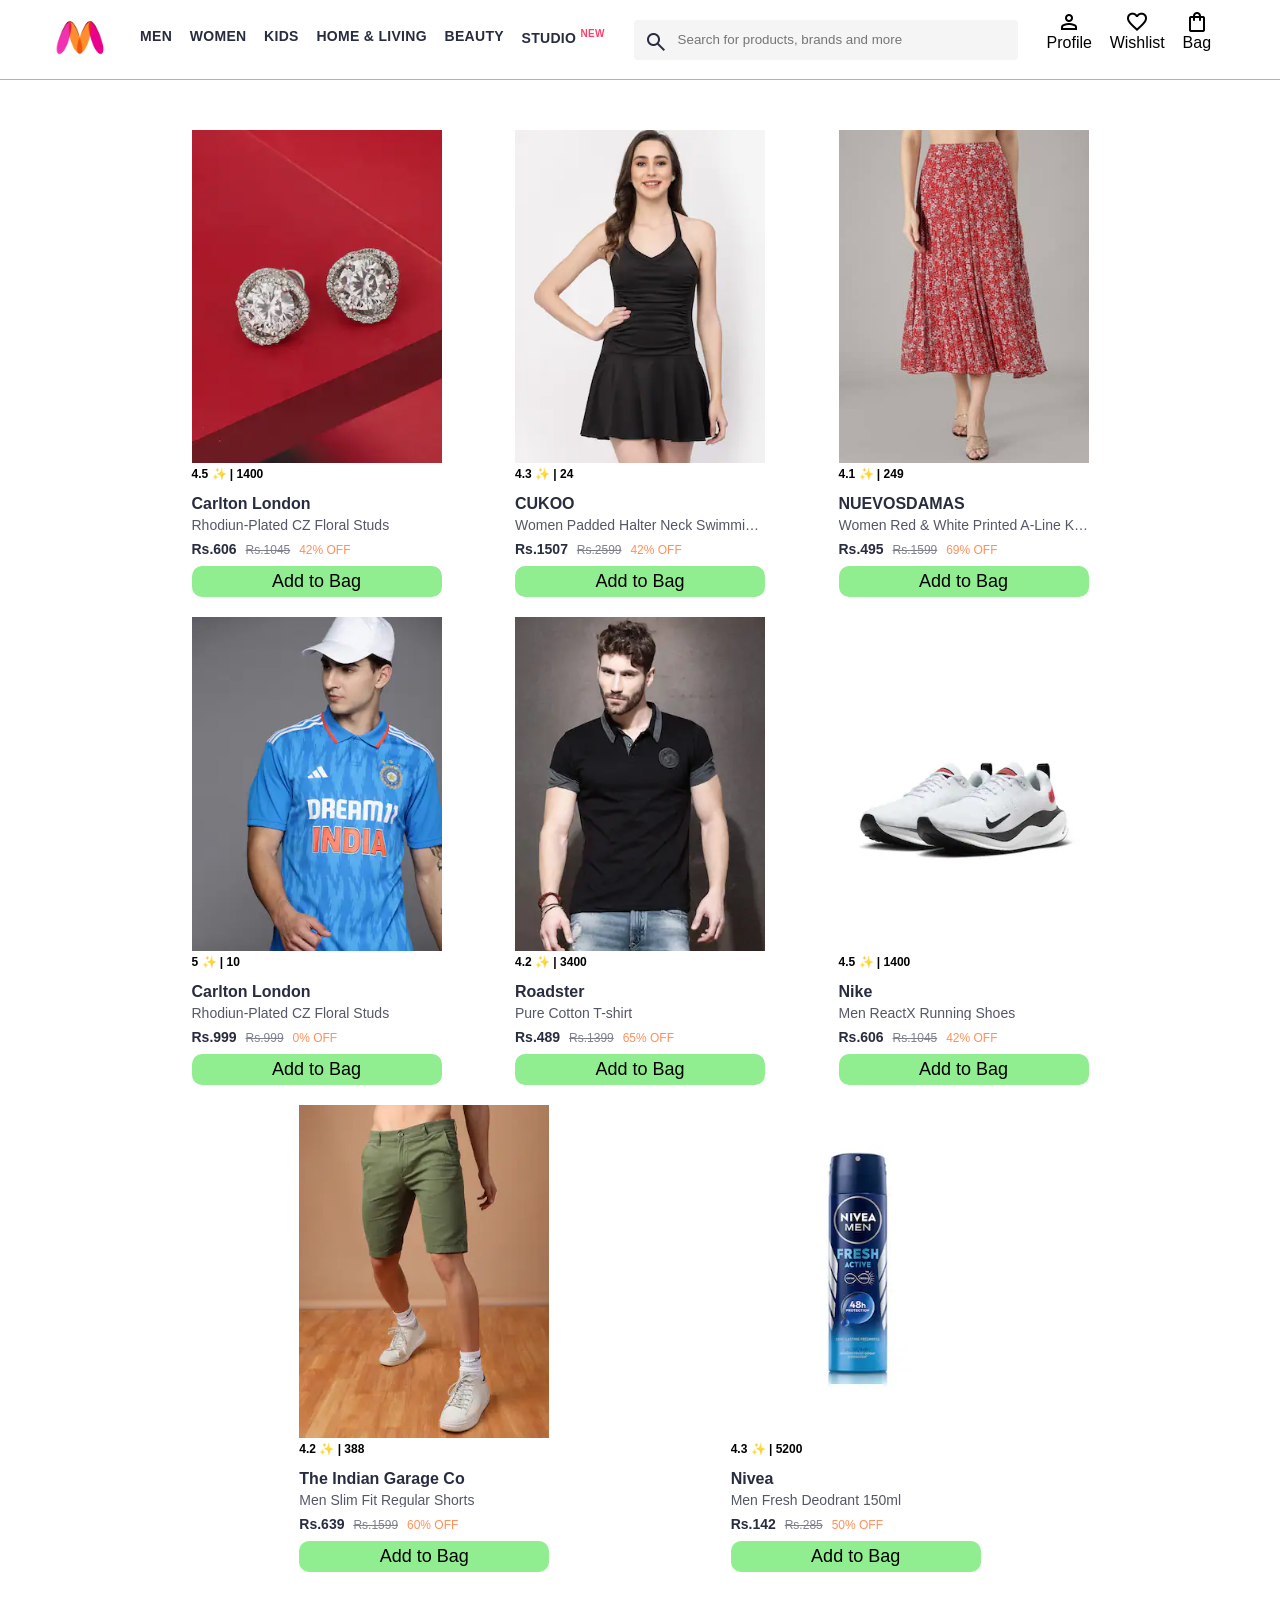
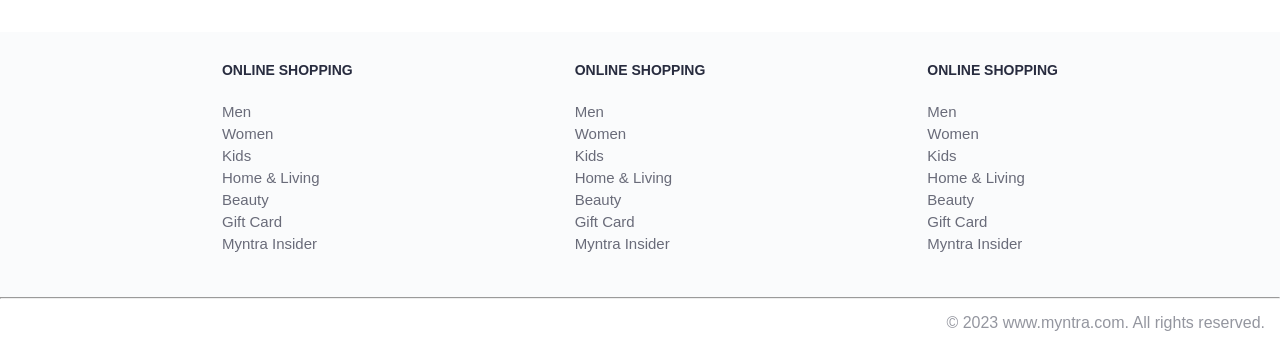
<file: index.html>
<!DOCTYPE html>
<html lang="en">
<head>
    <title>Myntra Functional Clone</title>
    <link rel="stylesheet" href="index.css">
    <link rel="stylesheet" href="https://fonts.googleapis.com/css2?family=Material+Symbols+Outlined:opsz,wght,FILL,GRAD@20..48,100..700,0..1,-50..200" />
</head>
<body>
    <header>
        <div class="logo_container">
            <a href="#"><img class="myntra_home" src="images/myntra_logo.webp" alt="Myntra Home"></a>
        </div>
        <nav class="nav_bar">
            <a href="#">Men</a>
            <a href="#">Women</a>
            <a href="#">Kids</a>
            <a href="#">Home & Living</a>
            <a href="#">Beauty</a>
            <a href="#">Studio <sup>New</sup></a>
        </nav>
        <div class="search_bar">
            <span class="material-symbols-outlined search_icon">search</span>
            <input class="search_input" placeholder="Search for products, brands and more">
        </div>
        <div class="action_bar">
            <a class="action_container" href="Demo/profile.html">
                <span class="material-symbols-outlined action_icon">person</span>
                <span class="action_name">Profile</span>
            </a>

            <div class="action_container">
                <span class="material-symbols-outlined action_icon">favorite</span>
                <span class="action_name">Wishlist</span>
            </div>

            <a class="action_container" href="BagPage Code/bag.html">
                <span class="material-symbols-outlined action_icon">shopping_bag</span>
                <span class="action_name">Bag</span>
                <spna class="bag_item_count">0</spna>
            </a>
        </div>
    </header>
    <main>
        <div class="items_container">
        </div>
    </main>
    <footer>
        <div class="footer_container">
            <div class="footer_column">
                <h3>ONLINE SHOPPING</h3>

                <a href="#">Men</a>
                <a href="#">Women</a>
                <a href="#">Kids</a>
                <a href="#">Home & Living</a>
                <a href="#">Beauty</a>
                <a href="#">Gift Card</a>
                <a href="#">Myntra Insider</a>
            </div>

            <div class="footer_column">
                <h3>ONLINE SHOPPING</h3>

                <a href="#">Men</a>
                <a href="#">Women</a>
                <a href="#">Kids</a>
                <a href="#">Home & Living</a>
                <a href="#">Beauty</a>
                <a href="#">Gift Card</a>
                <a href="#">Myntra Insider</a>
            </div>

            <div class="footer_column">
                <h3>ONLINE SHOPPING</h3>

                <a href="#">Men</a>
                <a href="#">Women</a>
                <a href="#">Kids</a>
                <a href="#">Home & Living</a>
                <a href="#">Beauty</a>
                <a href="#">Gift Card</a>
                <a href="#">Myntra Insider</a>
            </div>
        </div>
        <hr>

        <div class="copyright">
            © 2023 www.myntra.com. All rights reserved.
        </div>
    </footer>
    <script src="scripts/data.js"></script>
    <script src="scripts/index.js"></script>
    <script src="scripts/bag.js"></script>
</body>
</html>
</file>
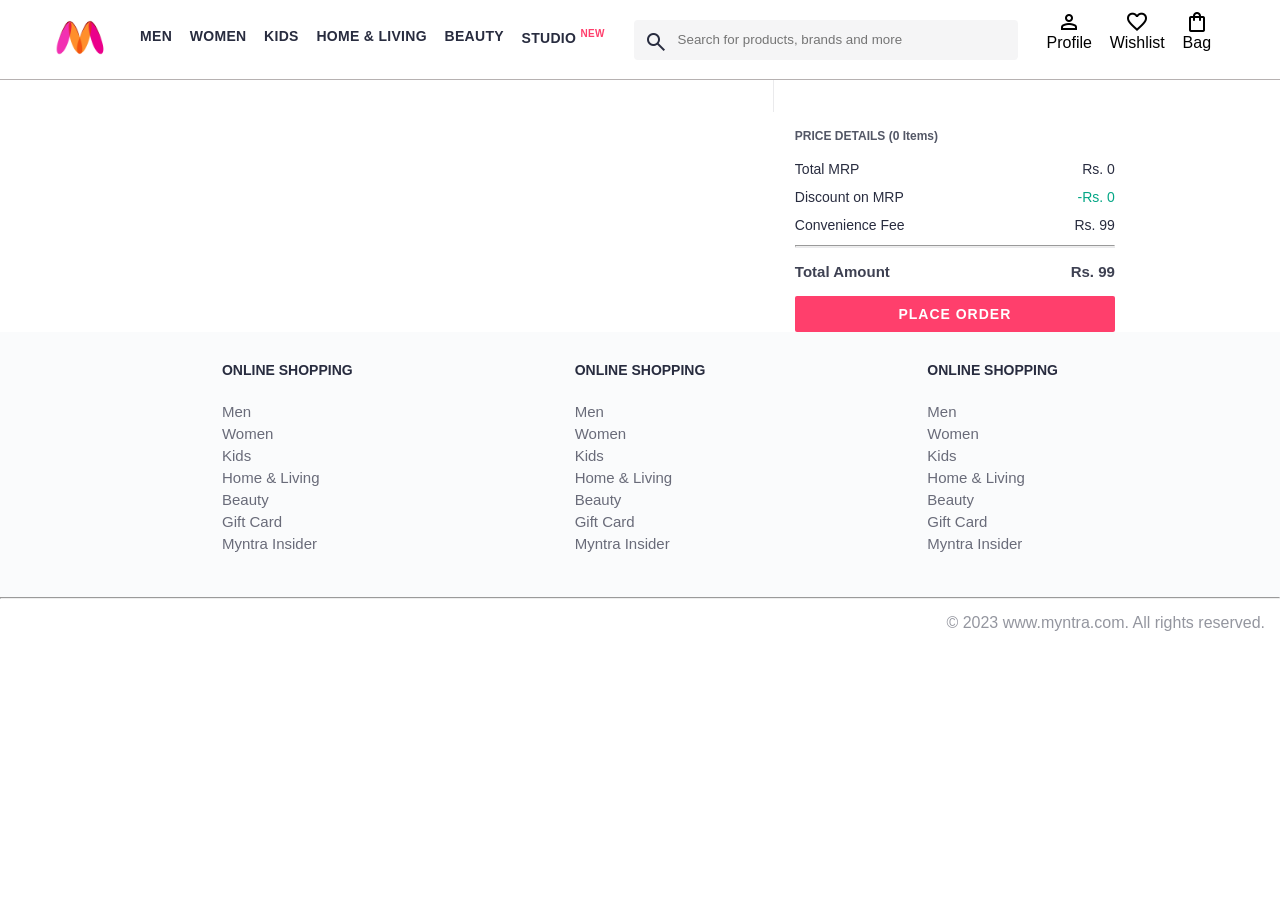
<file: BagPage Code/bag.html>
<!DOCTYPE html>
<html lang="en">
<head>
    <title>Myntra Clone</title>
    <link rel="stylesheet" href="../index.css">
    <link rel="stylesheet" href="bag.css">
    <link rel="stylesheet" href="https://fonts.googleapis.com/css2?family=Material+Symbols+Outlined:opsz,wght,FILL,GRAD@20..48,100..700,0..1,-50..200" />
</head>
<body>
    <header>
        <div class="logo_container">
            <a href="#"><img class="myntra_home" src="../images/myntra_logo.webp" alt="Myntra Home"></a>
        </div>
        <nav class="nav_bar">
            <a href="#">Men</a>
            <a href="#">Women</a>
            <a href="#">Kids</a>
            <a href="#">Home & Living</a>
            <a href="#">Beauty</a>
            <a href="#">Studio <sup>New</sup></a>
        </nav>
        <div class="search_bar">
            <span class="material-symbols-outlined search_icon">search</span>
            <input class="search_input" placeholder="Search for products, brands and more">
        </div>
        <div class="action_bar">
            <div class="action_container">
                <span class="material-symbols-outlined action_icon">person</span>
                <span class="action_name">Profile</span>
            </div>

            <div class="action_container">
                <span class="material-symbols-outlined action_icon">favorite</span>
                <span class="action_name">Wishlist</span>
            </div>

            <div class="action_container">
                <span class="material-symbols-outlined action_icon">shopping_bag</span>
                <span class="action_name">Bag</span>
                <span class="bag_item_count">0</span>
            </div>
        </div>
    </header>
    <main>
      <div class="bag-page">
        <div class="bag-items-container">
          
        </div>
        <div class="bag-summary">

        </div>

      </div>
    </main>
    <footer>
        <div class="footer_container">
            <div class="footer_column">
                <h3>ONLINE SHOPPING</h3>

                <a href="#">Men</a>
                <a href="#">Women</a>
                <a href="#">Kids</a>
                <a href="#">Home & Living</a>
                <a href="#">Beauty</a>
                <a href="#">Gift Card</a>
                <a href="#">Myntra Insider</a>
            </div>

            <div class="footer_column">
                <h3>ONLINE SHOPPING</h3>

                <a href="#">Men</a>
                <a href="#">Women</a>
                <a href="#">Kids</a>
                <a href="#">Home & Living</a>
                <a href="#">Beauty</a>
                <a href="#">Gift Card</a>
                <a href="#">Myntra Insider</a>
            </div>

            <div class="footer_column">
                <h3>ONLINE SHOPPING</h3>

                <a href="#">Men</a>
                <a href="#">Women</a>
                <a href="#">Kids</a>
                <a href="#">Home & Living</a>
                <a href="#">Beauty</a>
                <a href="#">Gift Card</a>
                <a href="#">Myntra Insider</a>
            </div>
        </div>
        <hr>

        <div class="copyright">
            © 2023 www.myntra.com. All rights reserved.
        </div>
    </footer>
    <script src="../scripts/data.js"></script>
    <script src="../scripts/index.js"></script>
    <script src="../scripts/bag.js"></script>
</body>
</html>
</file>
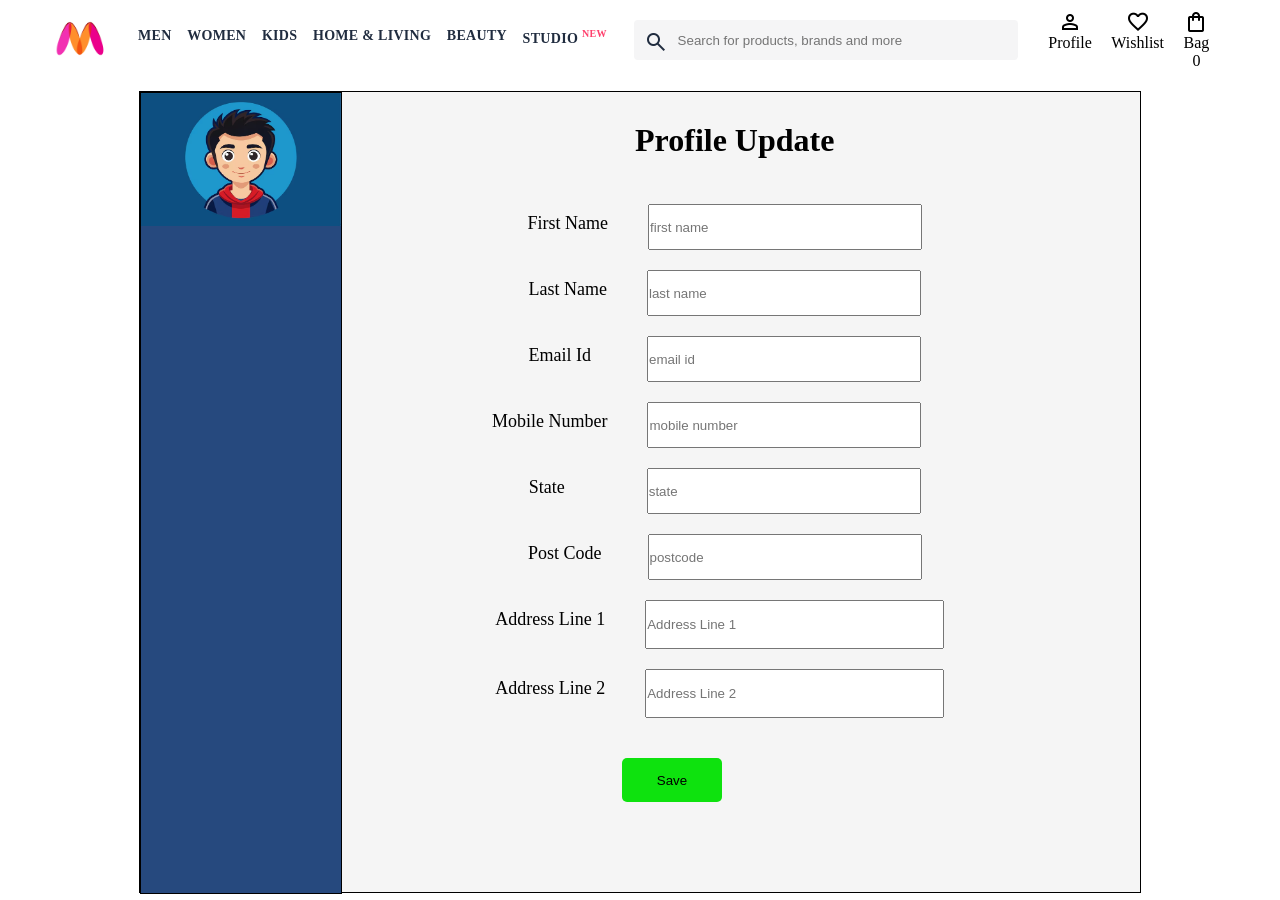
<file: Demo/profile.html>
<!DOCTYPE html>
<html lang="en">
<head>
    <meta charset="UTF-8">
    <meta name="viewport" content="width=device-width, initial-scale=1.0">
    <title>Profile Page</title>
    <link rel="stylesheet" href="profile.css">
    <link rel="stylesheet" href="https://fonts.googleapis.com/css2?family=Material+Symbols+Outlined:opsz,wght,FILL,GRAD@20..48,100..700,0..1,-50..200" />
</head>
<body>
    <header>
            <div class="logo_container">
                <a href="#"><img class="myntra_home" src="myntra_logo.webp" alt="Myntra Home"></a>
            </div>
            <nav class="nav_bar">
                <a href="#">Men</a>
                <a href="#">Women</a>
                <a href="#">Kids</a>
                <a href="#">Home & Living</a>
                <a href="#">Beauty</a>
                <a href="#">Studio <sup>New</sup></a>
            </nav>
            <div class="search_bar">
                <span class="material-symbols-outlined search_icon">search</span>
                <input class="search_input" placeholder="Search for products, brands and more">
            </div>
            <div class="action_bar">
                <a class="action_container" href="#">
                    <span class="material-symbols-outlined action_icon">person</span>
                    <span class="action_name">Profile</span>
                </a>
    
                <div class="action_container">
                    <span class="material-symbols-outlined action_icon">favorite</span>
                    <span class="action_name">Wishlist</span>
                </div>
                
                <a class="action_container" href="../Bagpage code/bag.html">
                    <span class="material-symbols-outlined action_icon">shopping_bag</span>
                    <span class="action_name">Bag</span>
                    <spna class="bag_item_count">0</spna>
                </a>
            </div>
        </header>
    <main>
        <div class="profile_container">
            <div class="img_container">
                <img class="image" width="200px" src="pf.avif">
            </div>
            <div class="profile_info">
                <div class="name">
                    <h1>Profile Update</h1>
                </div>
                <div class="name">
                    <label class="name_in">First Name</label>
                    <input class="name_input" type="text" placeholder="first name">
                </div>
                <div class="name"> 
                    <label class="name_in">Last Name</label>
                    <input class="name_input" type="text" placeholder="last name">
                </div>
                <div class="name">
                    <label class="name_in">Email Id</label>
                    <input class="name_input email_input" type="text" placeholder="email id">
                </div>
                <div class="name">
                    <label class="name_in">Mobile Number</label>
                    <input class="name_input number_input" type="number" placeholder="mobile number">
                </div>
                <div class="name">
                    <label class="name_in">State</label>
                    <input class="name_input state_input" type="text" placeholder="state">
                </div>
                <div class="name">
                    <label class="name_in">Post Code</label>
                    <input class="name_input post_input" type="number" placeholder="postcode">
                </div>
                <div class="name">
                    <label class="name_in address">Address Line 1</label>
                    <input class="Address_input" type="text" placeholder="Address Line 1">
                </div>
                <div class="name">
                    <label class="name_in address">Address Line 2</label>
                    <input class="Address_input" type="text" placeholder="Address Line 2">
                </div>
                <button class="btn">Save</button>
            </div>
        </div>
    </main>
    <footer></footer>
</body>
</html>
</file>
<file: index.css>
/***************** Item Page CSS **************************/
/*.action_container {
    text-decoration: none;
}
a.action_container:link {
    color:black;
}
.item-details {
    cursor: pointer;
    width: 250px;
    margin: 10px;
}
.stars {
    font-size: 12px;
    font-weight: 700;
    text-align: left;
}
.company {
    font-size: 18px;
    font-weight: 700;
    line-height: 1;
    color: #282c3f;
    margin-bottom: 6px;
    overflow: hidden;
    text-overflow: ellipsis;
    white-space: nowrap;
    margin-top: 20px;
}
.item-name {
    color: #535766;
    font-size: 16px;
    line-height: 1;
    margin-bottom: 0;
    margin-top: 0;
    overflow: hidden;
    text-overflow: ellipsis;
    white-space: nowrap;
    font-weight: 400;
    display: block;
}
.price-container {
    margin-top: 10px;
}
.current-price {
    font-size: 14px;
    font-weight: 700;
    color: #282c3f;
}
.original-price {
    text-decoration: line-through;
    color: #7e818c;
    font-weight: 400;
    margin-left: 5px;
    font-size: 12px;
}
.discount-percentage {
    color: #ff905a;
    font-weight: 400;
    font-size: 12px;
    margin-left: 5px;
}
.btn-bag {
    background-color: lightgreen;
    border: none;
    padding: 5px 15px;
    border-radius: 10px;
    width: 100%;
    margin-top: 7px;
    font-size: 20px;
    cursor: pointer;
}
.bag-items {
    background-color: #f16565;
    white-space: nowrap;
    text-align: center;
    line-height: 18px;
    padding: 0 6px;
    height: 18px;
    position: relative;
    border-radius: 50%;
    font-size: 12px;
    color: #fff;
    left: 13px;
    top: -44px;
    font-weight: 700;
    cursor: pointer;
}*/

* {
    margin: 0;
    padding: 0;
    font-family: Assistant,-apple-system,BlinkMacSystemFont,Segoe UI,Roboto,Helvetica,Arial,sans-serif;
    box-sizing: border-box;
}
header {
    display: flex;
    background-color: #ffffff;
    height: 80px;
    justify-content: space-between;
    align-items: center;
    border-bottom: 1px solid #b6b1b1;
}
.myntra_home {
    height: 45px;
}
.logo_container {
    margin-left: 4%;
}
.action_bar {
    margin-right: 4%;
}
.nav_bar {
    display: flex;
    min-width: 500px;
    justify-content: space-evenly;
}
.nav_bar a {
    font-size: 14px;
    letter-spacing: .3px;
    color: #282c3f;
    font-weight: 700;
    text-transform: uppercase;
    text-decoration: none;
    padding: 28px 0;
    border-bottom: 5px solid #ffffff;
}
.nav_bar a:hover {
    border-bottom: 4px solid #f54e77;
}

.nav_bar a sup {
    color: #ff3f6c;
    font-size: 10px;
}

.search_bar {
    height: 40px;
    min-width: 200px;
    width: 30%;
    display: flex;
    align-items: center;
}
.search_icon {
    box-sizing: content-box;
    height: 20px;
    padding: 10px;

    background-color: #f5f5f6;
    color: #282c3f;
    font-weight: 300;
    border-radius: 4px 0 0 4px;
}
.search_input {
    color: #696e79;
    background-color: #f5f5f6;
    flex-grow: 1;
    height: 40px;
    border: 0;
    border-radius: 0 4px 4px 0;
}

.action_bar {
    display: flex;
    min-width: 200px;
    justify-content: space-evenly;
}

.action_container {
    display: flex;
    flex-direction: column;
    align-items: center;
}

/* Main section */
.banner_container {
    margin: 40px 0;
}
.banner_image {
    width: 100%;
}

.category_heading {
    text-transform: uppercase;
    color: #3e4152;
    letter-spacing: .15em;
    font-size: 1.8em;
    margin: 50px 0 10px 30px;
    max-height: 5em;
    font-weight: 700;
}

.category-items, .items_container {
    width: 80%;
    margin: 50px 10%;
    display: flex;
    flex-wrap: wrap;
    justify-content: space-evenly;
}

.sale_item {
    width: 250px;
}

.footer_container {
    padding: 30px 0px 40px 0px;
    background: #FAFBFC;
    display: flex;
    justify-content: space-evenly;
}

.footer_column {
    display: flex;
    flex-direction: column;
}

.footer_column h3 {
    color: #282c3f;
    font-size: 14px;
    margin-bottom: 25px;
}

.footer_column a {
    color: #696b79;
    font-size: 15px;
    text-decoration: none;
    padding-bottom: 5px;
}

.copyright {
    color: #94969f;
    text-align: end;
    padding: 15px;
}

/* CSS for our items */

.items_container {
    margin-top: 40px;
    width:80%;
    margin-left: 10%;

}
.item_container {
    width:250px;
    margin:10px;
}
.item_image {
    width:100%;
}
.rating {
    font-size:12px;
    font-weight: 700;
}
.company_name {
    margin-top: 15px;
    font-size:16px;
    font-weight:700;
    line-height:1;
    color:#282c3f;
    margin-bottom: 6px;
    overflow:hidden;
    text-overflow: ellipsis;
    white-space: nowrap;
}
.item_name {
    color:#535766;
    font-size:14px;
    line-height:1;
    margin-bottom: 0;
    margin-top: 0;
    overflow:hidden;
    text-overflow: ellipsis;
    white-space: nowrap;
    font-weight: 400;
    display:block;
}
.price {
    font-size: 14px;
    line-height: 15px;
    color:#282c3f;
    white-space: nowrap;
    margin-top: 10px;
}
.current_price {
    font-size: 14px;
    font-weight: 700;
    color:#282c3f;
}
.original_price {
    text-decoration:line-through;
    color:#7e818c;
    font-weight: 400;
    margin-left:5px;
    font-size:12px;
}
.discount {
    color:#ff905a;
    font-size: 12px;
    font-weight: 400;
    margin-left: 5px;

}
.btn-add-bag {
    margin-top:8px;
    font-size:18px;
    width:100%;
    background-color: lightgreen;
    border:none;
    padding:5px 15px;
    border-radius:10px;
    cursor: pointer;
}

.bag_item_count {
    background-color: #f16565;
    white-space: nowrap;
    text-align: center;
    line-height: 18px;
    padding: 0 6px;
    height: 18px;
    position: relative;
    border-radius: 50%;
    font-size: 12px;
    color: #fff;
    left: 13px;
    top: -44px;
    font-weight: 700;
    cursor: pointer;
}

.action_container {
    text-decoration: none;
}
a.action_container:link {
    color:black;
}
</file>
<file: BagPage Code/bag.css>
.bag-items-container {
  display: inline-block;
  width: 64%;
  padding-right: 20px;
  border-right: 1px solid #eaeaec;
  padding-top: 32px;
  color: #282c3f;
  font-size: 13px;
  line-height: 1.42857143;
}

.bag-page {
  width: 75%;
  margin-left: 12.5%;
}

.bag-summary {
  vertical-align: top;
  display: inline-block;
  width: 35%;
  padding: 24px 0 0 16px;
  color: #282c3f;
  font-size: 13px;
  line-height: 1.42857143;
}

.bag-details-container {
  margin-bottom: 16px;
}

.price-header {
  font-size: 12px;
  font-weight: 700;
  margin: 24px 0 16px;
  color: #535766;
}

.price-item {
  margin-bottom: 12px;
  line-height: 16px;
  font-size: 14px;
  color: #282c3f;
}

.price-item-value {
  float: right;
}

.priceDetail-base-discount {
  color: #03a685;
}

.price-footer {
  font-weight: 700;
  font-size: 15px;
  padding-top: 16px;
  border-top: 1px solid #eaeaec;
  color: #3e4152;
  line-height: 16px;
}

.btn-place-order {
  width: 100%;
  letter-spacing: 1px;
  font-size: 14px;
  font-weight: 600;
  border-radius: 2px;
  border-width: 0px;
  padding: 10px 16px;
  background-color: rgb(255, 63, 108);
  color: rgb(255, 255, 255);
  cursor: pointer;
}

.bag-item-container {
  margin-bottom: 8px;
  background: #fff;
  font-size: 14px;
  border: 1px solid #eaeaec;
  border-radius: 4px;
  position: relative;
  padding: 12px 12px 0;
}

.item-left-part {
  position: absolute;
  background: rgb(255, 242, 223);
  height: 148px;
  width: 111px;
}

.item-right-part {
  padding-left: 12px;
  position: relative;
  min-height: 148px;
  margin-left: 111px;
  margin-bottom: 12px;
}

.bag-item-img {
  width: 100%;
}

.return-period {
  display: inline-flex;
  font-size: 14px;
  padding-top: 8px;
}

.return-period-days {
  font-weight: 700;
  margin-right: 4px;
}

.delivery-details {
  margin-top: 5px;
  color: #282c3f;
  font-size: 12px;
  letter-spacing: -.1px;
  margin-bottom: 8px;
  line-height: 15px;
}

.delivery-details-days {
  color: #03a685;
}

.remove-from-cart {
  position: absolute;
  font-size: 25px;
  top: 10px;
  right: 18px;
  width: 14px;
  height: 14px;
  cursor: pointer;
}

.current-price {
  font-size: 14px;
  font-weight: 700;
  color: #282c3f;
}
.original-price {
  text-decoration: line-through;
  color: #7e818c;
  font-weight: 400;
  margin-left: 5px;
  font-size: 12px;
}
.discount-percentage {
  color: #ff905a;
  font-weight: 400;
  font-size: 12px;
  margin-left: 5px;
}

.company {
  font-size: 18px;
  font-weight: 700;
  line-height: 1;
  color: #282c3f;
  margin-bottom: 6px;
  overflow: hidden;
  text-overflow: ellipsis;
  white-space: nowrap;
  margin-top: 20px;
}
.item-name {
  color: #535766;
  font-size: 16px;
  line-height: 1;
  margin-bottom: 0;
  margin-top: 0;
  overflow: hidden;
  text-overflow: ellipsis;
  white-space: nowrap;
  font-weight: 400;
  display: block;
}

.profile:hover {
  cursor: pointer;
}
</file>
<file: Demo/profile.css>
* {
    margin:0;
    padding:0;
    box-sizing: content-box;
}
.action_container {
    text-decoration: none;
}
a.action_container:link {
    color:black;
}
header {
    display:flex;
    background-color:#ffffff;
    height:80px;
    justify-content:space-between;
    align-items:center;
    border-bottom:1px solid #ffffff;
}

.myntra_home {
    height:45px;
}

.logo_container {
    margin-left: 4%;
}

.action_bar {
    margin-right:4%;
}

.nav_bar {
    display:flex;
    min-width:500px;
    justify-content:space-evenly;
}

.nav_bar a{
    font-size:14px;
    font-weight: 700;
    text-transform: uppercase;
    text-decoration: none;
    letter-spacing: .3px;
    color:#202c3f;
    padding:28px 0;
    border-bottom: 5px solid #ffffff;
    
}

.nav_bar a:hover {
    border-bottom: 5px solid #f54e77;
}

.nav_bar a sup{
    color:#ff3f6c;
    font-size:10px;
}

.search_bar {
    height:40px;
    min-width:200px;
    width:30%;
    display:flex;
    align-items: center;
}
.search_icon{
    height: 20px;
    box-sizing: content-box;
    padding: 10px;
    background-color: #f5f5f6;
    color:#202c3f;
    font-weight: 300;
    border-radius:4px 0 0 4px;
}
.search_input {
    color:#696e79;
    background-color: #f5f5f6;
    flex-grow:1;
    height:40px;
    border:none;
    border-radius: 0 4px 4px 0;
}
.action_bar {
    display: flex;
    min-width:200px;
    justify-content: space-evenly;
}
.action_container {
    display:flex;
    flex-direction:column;
    align-items: center;
}


/* main section */

main {
    display: flex;
    justify-content: center;
}
.profile_container {
    display: flex;
    background-color:whitesmoke;
    border:1px solid black;
    margin-top: 10px;
    height: 800px;;
    width:1000px;
    min-width:200px;
    flex-wrap: wrap;
}

.img_container {
    height: 800px;
    width:200px;
    border:1px solid black;
    background-color: #26497E;
}

.profile_info {
    display: flex;
    justify-content: flex-start;
    flex-direction: column;
    flex-wrap: wrap;
    min-width: 200px;
    margin:30px 150px 100px;
}

.name {
    display: flex;
    flex-direction: row;
    flex-wrap: wrap;
    justify-content: center;
}
.name_in {
    margin-right: 40px;
    font-size:18px;
    margin-top: 14px;
}
.name_input {
    margin-top:5px;
    margin-bottom: 15px;
    margin-right: 20px;
    height:42px;
    width:270px;
}
.number_input {
    margin-right: 56px;
}
.email_input {
    margin-left:16px;
}
.state_input{
    margin-left:42px;
}
.post_input{
    margin-left:6px;
}
.Address_input{
    margin-right:30px;
    margin-top:5px;
    margin-bottom: 15px;
    height:45px;
    width:295px;
}
h1 {
    margin-bottom: 40px;
}
.btn {
    background-color:#0ee20e;
    border:none;
    border-radius: 5px;
    height:44px;
    width:100px;
    margin-top:25px;
    margin-left:130px;
}
.btn:hover {
    cursor: pointer;
}
</file>
